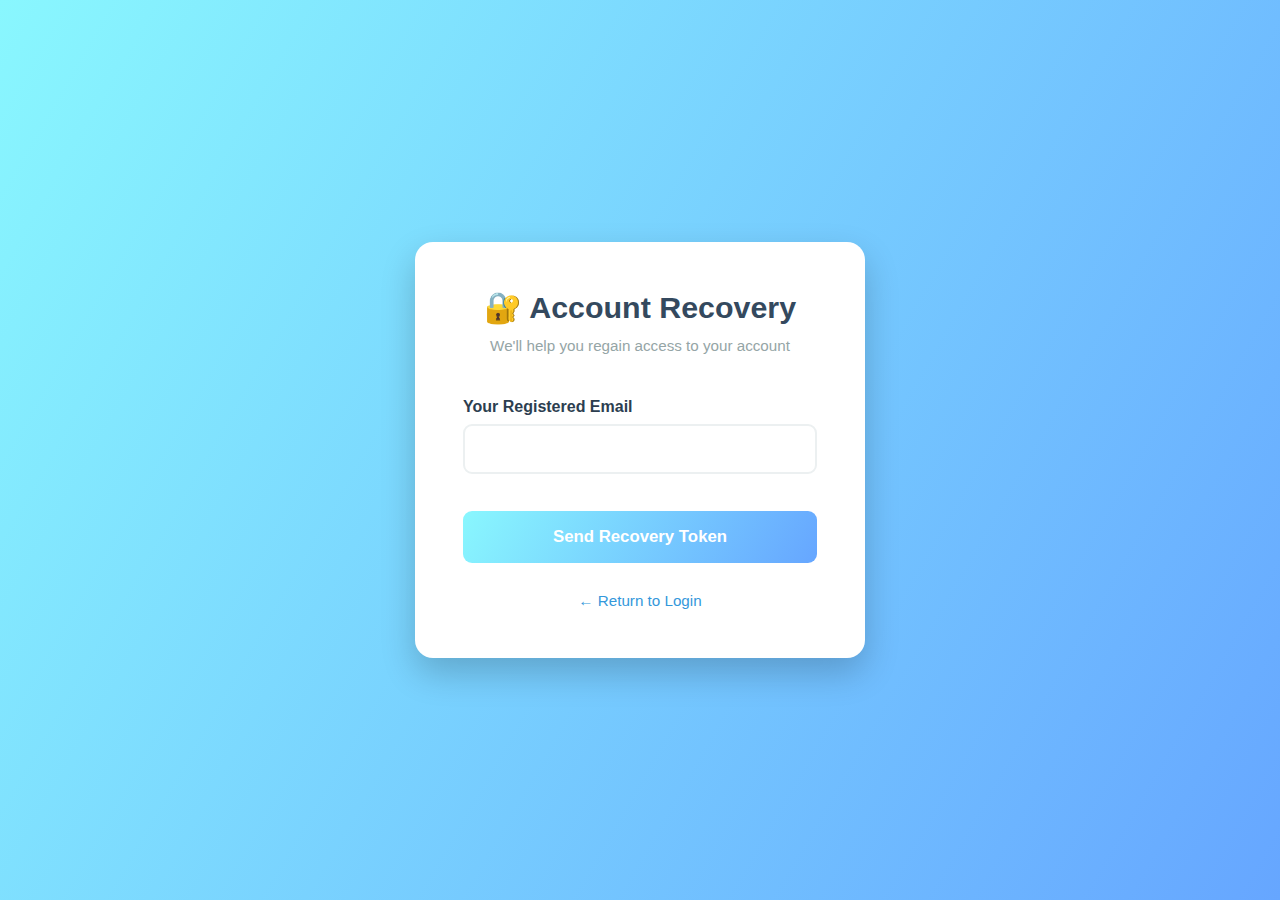
<file: frontend/forgot-password.html>
<!DOCTYPE html>
<html lang="en">
<head>
    <meta charset="UTF-8">
    <meta name="viewport" content="width=device-width, initial-scale=1.0">
    <title>Password Recovery - EduGamify</title>
    <style>
        :root {
            --ocean-blue: #3498db;
            --coral-red: #e74c3c;
            --emerald-green: #2ecc71;
        }
        
        * { margin: 0; padding: 0; box-sizing: border-box; }
        
        body {
            font-family: 'Helvetica Neue', Arial, sans-serif;
            background: linear-gradient(120deg, #89f7fe 0%, #66a6ff 100%);
            min-height: 100vh;
            display: flex;
            align-items: center;
            justify-content: center;
            padding: 1rem;
        }
        
        .recovery-wrapper {
            background: white;
            border-radius: 18px;
            box-shadow: 0 15px 35px rgba(0,0,0,0.2);
            padding: 3rem;
            max-width: 450px;
            width: 100%;
        }
        
        .title-section {
            text-align: center;
            margin-bottom: 2.5rem;
        }
        
        .title-section h2 {
            font-size: 1.9rem;
            color: #34495e;
            margin-bottom: 0.6rem;
        }
        
        .title-section p {
            color: #95a5a6;
            font-size: 0.95rem;
            line-height: 1.5;
        }
        
        .form-section {
            margin-bottom: 1.5rem;
        }
        
        .form-section label {
            display: block;
            font-weight: 600;
            color: #2c3e50;
            margin-bottom: 0.5rem;
        }
        
        .form-section input {
            width: 100%;
            padding: 0.9rem;
            border: 2px solid #ecf0f1;
            border-radius: 9px;
            font-size: 1rem;
        }
        
        .form-section input:focus {
            outline: none;
            border-color: var(--ocean-blue);
        }
        
        .action-button {
            width: 100%;
            padding: 1rem;
            background: linear-gradient(120deg, #89f7fe 0%, #66a6ff 100%);
            color: white;
            border: none;
            border-radius: 9px;
            font-size: 1.05rem;
            font-weight: 700;
            cursor: pointer;
            margin-top: 0.8rem;
        }
        
        .action-button:active {
            transform: translateY(1px);
        }
        
        .navigation-link {
            text-align: center;
            margin-top: 1.8rem;
        }
        
        .navigation-link a {
            color: var(--ocean-blue);
            text-decoration: none;
            font-size: 0.95rem;
        }
        
        .status-banner {
            padding: 1rem;
            border-radius: 9px;
            margin-bottom: 1.5rem;
            font-size: 0.93rem;
            display: none;
        }
        
        .status-banner.visible {
            display: block;
        }
        
        .banner-error {
            background: #fadbd8;
            color: var(--coral-red);
            border-left: 4px solid var(--coral-red);
        }
        
        .banner-success {
            background: #d5f4e6;
            color: var(--emerald-green);
            border-left: 4px solid var(--emerald-green);
        }
        
        .phase-container {
            display: none;
        }
        
        .phase-container.showing {
            display: block;
        }
    </style>
</head>
<body>
    <div class="recovery-wrapper">
        <div class="title-section">
            <h2>🔐 Account Recovery</h2>
            <p>We'll help you regain access to your account</p>
        </div>
        
        <div id="status-banner" class="status-banner"></div>
        
        <div id="phase-initial" class="phase-container showing">
            <form id="initiate-recovery-form">
                <div class="form-section">
                    <label for="recovery-email">Your Registered Email</label>
                    <input type="email" id="recovery-email" name="email" required>
                </div>
                
                <button type="submit" class="action-button">Send Recovery Token</button>
            </form>
        </div>
        
        <div id="phase-finalize" class="phase-container">
            <form id="complete-recovery-form">
                <div class="form-section">
                    <label for="token-field">Recovery Token</label>
                    <input type="text" id="token-field" name="token" required>
                </div>
                
                <div class="form-section">
                    <label for="fresh-password">New Password</label>
                    <input type="password" id="fresh-password" name="new_password" required minlength="6">
                </div>
                
                <div class="form-section">
                    <label for="verify-password">Verify New Password</label>
                    <input type="password" id="verify-password" name="verify_password" required minlength="6">
                </div>
                
                <button type="submit" class="action-button">Update Password</button>
            </form>
        </div>
        
        <div class="navigation-link">
            <a href="login.html">← Return to Login</a>
        </div>
    </div>
    
    <script>
        const initiateForm = document.querySelector('#initiate-recovery-form');
        const completeForm = document.querySelector('#complete-recovery-form');
        const statusBanner = document.querySelector('#status-banner');
        const phaseInitial = document.querySelector('#phase-initial');
        const phaseFinalize = document.querySelector('#phase-finalize');
        
        const displayStatus = (messageContent, bannerType) => {
            statusBanner.textContent = messageContent;
            statusBanner.className = `status-banner ${bannerType} visible`;
            
            window.setTimeout(() => {
                statusBanner.classList.remove('visible');
            }, 5000);
        };
        
        const switchPhase = (hidePhase, showPhase) => {
            hidePhase.classList.remove('showing');
            showPhase.classList.add('showing');
        };
        
        initiateForm.addEventListener('submit', async (submitEvent) => {
            submitEvent.preventDefault();
            
            const emailAddress = document.querySelector('#recovery-email').value.trim();
            
            try {
                const requestResponse = await fetch('/api/auth/request-reset', {
                    method: 'POST',
                    headers: {'Content-Type': 'application/json'},
                    body: JSON.stringify({email: emailAddress})
                });
                
                const responsePayload = await requestResponse.json();
                
                if (requestResponse.ok) {
                    displayStatus('Recovery token sent! Check your email.', 'banner-success');
                    
                    if (responsePayload.reset_token) {
                        console.log('Development Token:', responsePayload.reset_token);
                        document.querySelector('#token-field').value = responsePayload.reset_token;
                    }
                    
                    window.setTimeout(() => {
                        switchPhase(phaseInitial, phaseFinalize);
                    }, 2200);
                } else {
                    displayStatus(responsePayload.error || 'Request failed', 'banner-error');
                }
            } catch (networkIssue) {
                displayStatus('Network connection problem. Retry.', 'banner-error');
            }
        });
        
        completeForm.addEventListener('submit', async (submitEvent) => {
            submitEvent.preventDefault();
            
            const recoveryToken = document.querySelector('#token-field').value.trim();
            const freshPassword = document.querySelector('#fresh-password').value;
            const verifyPassword = document.querySelector('#verify-password').value;
            
            if (freshPassword !== verifyPassword) {
                displayStatus('Password entries do not match', 'banner-error');
                return;
            }
            
            try {
                const updateResponse = await fetch('/api/auth/finalize-reset', {
                    method: 'POST',
                    headers: {'Content-Type': 'application/json'},
                    body: JSON.stringify({
                        token: recoveryToken,
                        new_password: freshPassword
                    })
                });
                
                const responsePayload = await updateResponse.json();
                
                if (updateResponse.ok) {
                    displayStatus('Password updated! Redirecting to login...', 'banner-success');
                    
                    window.setTimeout(() => {
                        window.location.href = 'login.html';
                    }, 2000);
                } else {
                    displayStatus(responsePayload.error || 'Update failed', 'banner-error');
                }
            } catch (networkIssue) {
                displayStatus('Network connection problem. Retry.', 'banner-error');
            }
        });
    </script>
</body>
</html>
</file>
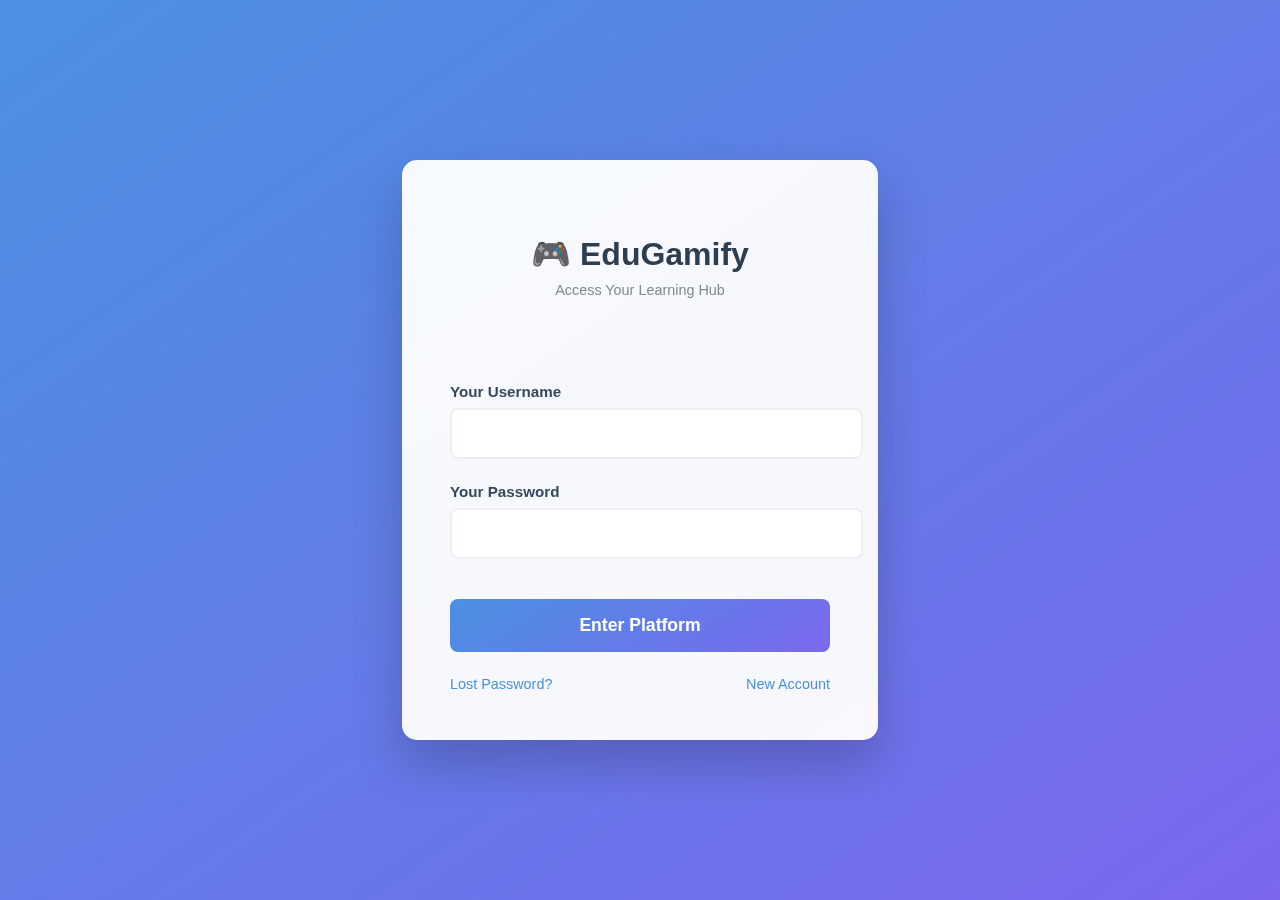
<file: frontend/login.html>
<!DOCTYPE html>
<html lang="en">
<head>
    <meta charset="UTF-8">
    <meta name="viewport" content="width=device-width, initial-scale=1.0">
    <title>Access Portal - EduGamify</title>
    <style>
        :root {
            --primary-gradient: linear-gradient(145deg, #4a90e2, #7b68ee);
            --danger-tone: #e74c3c;
            --success-tone: #2ecc71;
        }
        
        html, body {
            height: 100%;
            margin: 0;
            font-family: -apple-system, BlinkMacSystemFont, sans-serif;
        }
        
        .access-wrapper {
            height: 100vh;
            background: var(--primary-gradient);
            display: grid;
            place-items: center;
        }
        
        .credential-panel {
            background: rgba(255, 255, 255, 0.95);
            backdrop-filter: blur(10px);
            padding: 3rem;
            border-radius: 15px;
            box-shadow: 0 25px 50px rgba(0, 0, 0, 0.2);
            min-width: 380px;
        }
        
        .logo-area {
            text-align: center;
            margin-bottom: 2rem;
        }
        
        .logo-area h2 {
            color: #2c3e50;
            font-size: 2rem;
            margin-bottom: 0.5rem;
        }
        
        .logo-area span {
            color: #7f8c8d;
            font-size: 0.9rem;
        }
        
        .entry-field {
            margin-bottom: 1.5rem;
        }
        
        .entry-field label {
            display: block;
            color: #34495e;
            font-weight: 600;
            margin-bottom: 0.5rem;
            font-size: 0.95rem;
        }
        
        .entry-field input {
            width: 100%;
            padding: 0.9rem;
            border: 2px solid #ecf0f1;
            border-radius: 8px;
            font-size: 1rem;
            transition: border-color 0.3s ease;
        }
        
        .entry-field input:focus {
            outline: none;
            border-color: #4a90e2;
        }
        
        .access-button {
            width: 100%;
            padding: 1rem;
            background: var(--primary-gradient);
            color: white;
            border: none;
            border-radius: 8px;
            font-size: 1.1rem;
            font-weight: 600;
            cursor: pointer;
            margin-top: 1rem;
        }
        
        .access-button:active {
            transform: scale(0.98);
        }
        
        .auxiliary-links {
            margin-top: 1.5rem;
            display: flex;
            justify-content: space-between;
            font-size: 0.9rem;
        }
        
        .auxiliary-links a {
            color: #4a90e2;
            text-decoration: none;
        }
        
        .feedback-banner {
            padding: 0.9rem;
            border-radius: 8px;
            margin-bottom: 1.5rem;
            font-size: 0.9rem;
            opacity: 0;
            transition: opacity 0.3s ease;
        }
        
        .feedback-banner.visible {
            opacity: 1;
        }
        
        .feedback-danger {
            background: #fadbd8;
            color: var(--danger-tone);
            border-left: 4px solid var(--danger-tone);
        }
        
        .feedback-success {
            background: #d4edda;
            color: var(--success-tone);
            border-left: 4px solid var(--success-tone);
        }
    </style>
</head>
<body>
    <div class="access-wrapper">
        <div class="credential-panel">
            <div class="logo-area">
                <h2>🎮 EduGamify</h2>
                <span>Access Your Learning Hub</span>
            </div>
            
            <div id="feedback-zone" class="feedback-banner"></div>
            
            <form id="access-form" autocomplete="on">
                <div class="entry-field">
                    <label for="identity-input">Your Username</label>
                    <input type="text" id="identity-input" name="username" required>
                </div>
                
                <div class="entry-field">
                    <label for="secret-input">Your Password</label>
                    <input type="password" id="secret-input" name="password" required>
                </div>
                
                <button type="submit" class="access-button">Enter Platform</button>
            </form>
            
            <div class="auxiliary-links">
                <a href="forgot-password.html">Lost Password?</a>
                <a href="register.html">New Account</a>
            </div>
        </div>
    </div>
    
    <script>
        const accessFormElement = document.querySelector('#access-form');
        const feedbackZone = document.querySelector('#feedback-zone');
        
        const broadcastFeedback = (contentText, feedbackClass) => {
            feedbackZone.textContent = contentText;
            feedbackZone.className = `feedback-banner ${feedbackClass} visible`;
            
            window.setTimeout(() => {
                feedbackZone.classList.remove('visible');
            }, 3500);
        };
        
        accessFormElement.addEventListener('submit', async (submitEvent) => {
            submitEvent.preventDefault();
            
            const identityValue = document.querySelector('#identity-input').value.trim();
            const secretValue = document.querySelector('#secret-input').value;
            
            const credentialPackage = {
                username: identityValue,
                password: secretValue
            };
            
            try {
                const serverReply = await fetch('/api/auth/signin', {
                    method: 'POST',
                    headers: {'Content-Type': 'application/json'},
                    body: JSON.stringify(credentialPackage)
                });
                
                const replyPayload = await serverReply.json();
                
                if (serverReply.status === 200) {
                    broadcastFeedback('Access granted! Loading dashboard...', 'feedback-success');
                    
                    const accountRole = replyPayload.user.role;
                    const dashboardMap = {
                        'admin': 'admin-dashboard.html',
                        'teacher': 'teacher-dashboard.html',
                        'student': 'student-dashboard.html'
                    };
                    
                    window.setTimeout(() => {
                        window.location.href = dashboardMap[accountRole] || 'student-dashboard.html';
                    }, 800);
                } else {
                    broadcastFeedback(replyPayload.error || 'Access denied', 'feedback-danger');
                }
            } catch (networkError) {
                broadcastFeedback('Network issue detected. Retry shortly.', 'feedback-danger');
            }
        });
    </script>
</body>
</html>
</file>
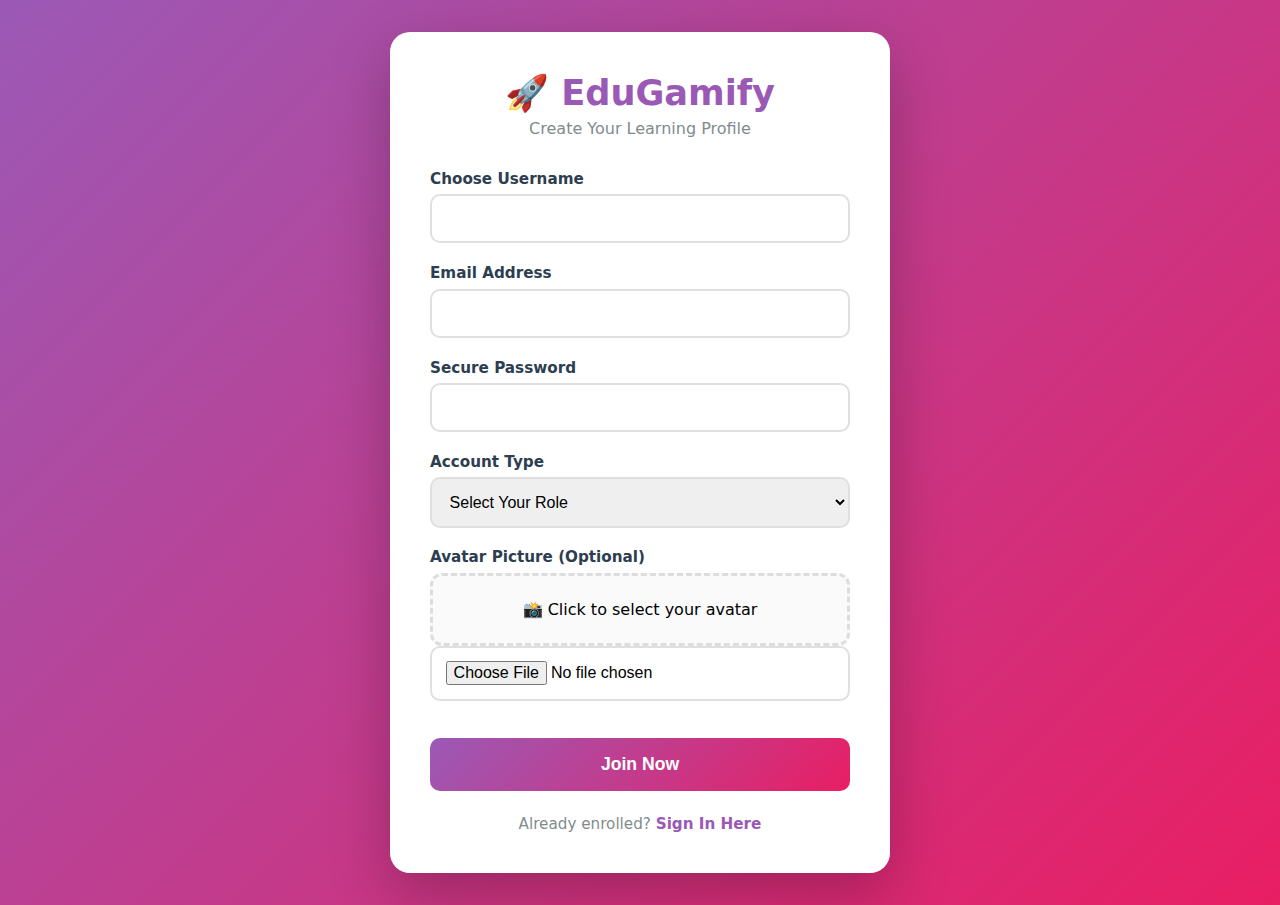
<file: frontend/register.html>
<!DOCTYPE html>
<html lang="en">
<head>
    <meta charset="UTF-8">
    <meta name="viewport" content="width=device-width, initial-scale=1.0">
    <title>Join Platform - EduGamify</title>
    <style>
        :root {
            --accent-purple: #9b59b6;
            --accent-pink: #e91e63;
            --text-dark: #2c3e50;
        }
        
        * { box-sizing: border-box; margin: 0; padding: 0; }
        
        body {
            font-family: system-ui, -apple-system, sans-serif;
            background: linear-gradient(135deg, var(--accent-purple), var(--accent-pink));
            min-height: 100vh;
            padding: 2rem;
            display: flex;
            align-items: center;
            justify-content: center;
        }
        
        .enrollment-card {
            background: white;
            border-radius: 20px;
            box-shadow: 0 20px 60px rgba(0,0,0,0.25);
            padding: 2.5rem;
            max-width: 500px;
            width: 100%;
        }
        
        .branding-header {
            text-align: center;
            margin-bottom: 2rem;
        }
        
        .branding-header h1 {
            font-size: 2.2rem;
            color: var(--accent-purple);
            margin-bottom: 0.3rem;
        }
        
        .branding-header p {
            color: #7f8c8d;
            font-size: 1rem;
        }
        
        .input-row {
            margin-bottom: 1.3rem;
        }
        
        .input-row label {
            display: block;
            font-weight: 600;
            color: var(--text-dark);
            margin-bottom: 0.4rem;
            font-size: 0.95rem;
        }
        
        .input-row input, .input-row select {
            width: 100%;
            padding: 0.85rem;
            border: 2px solid #e0e0e0;
            border-radius: 10px;
            font-size: 1rem;
        }
        
        .input-row input:focus, .input-row select:focus {
            outline: none;
            border-color: var(--accent-purple);
        }
        
        .avatar-selector {
            border: 3px dashed #ddd;
            border-radius: 12px;
            padding: 1.5rem;
            text-align: center;
            cursor: pointer;
            background: #fafafa;
            transition: all 0.3s;
        }
        
        .avatar-selector:hover {
            border-color: var(--accent-purple);
            background: #f5f0ff;
        }
        
        .avatar-selector input {
            display: none;
        }
        
        .avatar-display {
            width: 120px;
            height: 120px;
            border-radius: 50%;
            margin: 0.5rem auto;
            object-fit: cover;
            display: none;
        }
        
        .enrollment-button {
            width: 100%;
            padding: 1rem;
            background: linear-gradient(135deg, var(--accent-purple), var(--accent-pink));
            color: white;
            border: none;
            border-radius: 10px;
            font-size: 1.1rem;
            font-weight: 700;
            cursor: pointer;
            margin-top: 1rem;
        }
        
        .enrollment-button:active {
            transform: scale(0.97);
        }
        
        .redirect-text {
            text-align: center;
            margin-top: 1.5rem;
            color: #7f8c8d;
            font-size: 0.95rem;
        }
        
        .redirect-text a {
            color: var(--accent-purple);
            text-decoration: none;
            font-weight: 700;
        }
        
        .notification-strip {
            padding: 1rem;
            border-radius: 10px;
            margin-bottom: 1.5rem;
            font-size: 0.95rem;
            display: none;
        }
        
        .notification-strip.active {
            display: block;
        }
        
        .notify-error {
            background: #ffe5e5;
            color: #c0392b;
            border-left: 5px solid #c0392b;
        }
        
        .notify-success {
            background: #e8f8f5;
            color: #27ae60;
            border-left: 5px solid #27ae60;
        }
    </style>
</head>
<body>
    <div class="enrollment-card">
        <div class="branding-header">
            <h1>🚀 EduGamify</h1>
            <p>Create Your Learning Profile</p>
        </div>
        
        <div id="notification-strip" class="notification-strip"></div>
        
        <form id="enrollment-form">
            <div class="input-row">
                <label for="username-entry">Choose Username</label>
                <input type="text" id="username-entry" name="username" required>
            </div>
            
            <div class="input-row">
                <label for="email-entry">Email Address</label>
                <input type="email" id="email-entry" name="email" required>
            </div>
            
            <div class="input-row">
                <label for="password-entry">Secure Password</label>
                <input type="password" id="password-entry" name="password" required minlength="6">
            </div>
            
            <div class="input-row">
                <label for="role-choice">Account Type</label>
                <select id="role-choice" name="role" required>
                    <option value="">Select Your Role</option>
                    <option value="student">Student - I'm here to learn</option>
                    <option value="teacher">Teacher - I'll educate others</option>
                </select>
            </div>
            
            <div class="input-row">
                <label>Avatar Picture (Optional)</label>
                <div class="avatar-selector" onclick="document.getElementById('avatar-file').click()">
                    <div id="upload-hint">📸 Click to select your avatar</div>
                    <img id="avatar-display" class="avatar-display">
                </div>
                <input type="file" id="avatar-file" accept="image/*">
            </div>
            
            <button type="submit" class="enrollment-button">Join Now</button>
        </form>
        
        <div class="redirect-text">
            Already enrolled? <a href="login.html">Sign In Here</a>
        </div>
    </div>
    
    <script>
        const enrollmentForm = document.querySelector('#enrollment-form');
        const notificationStrip = document.querySelector('#notification-strip');
        const avatarFile = document.querySelector('#avatar-file');
        const avatarDisplay = document.querySelector('#avatar-display');
        const uploadHint = document.querySelector('#upload-hint');
        
        avatarFile.addEventListener('change', (changeEvent) => {
            const selectedImage = changeEvent.target.files[0];
            if (selectedImage) {
                const imageReader = new FileReader();
                imageReader.onload = (loadEvent) => {
                    avatarDisplay.src = loadEvent.target.result;
                    avatarDisplay.style.display = 'block';
                    uploadHint.textContent = '✓ Avatar selected';
                };
                imageReader.readAsDataURL(selectedImage);
            }
        });
        
        const broadcastNotification = (messageText, notifyClass) => {
            notificationStrip.textContent = messageText;
            notificationStrip.className = `notification-strip ${notifyClass} active`;
            
            window.setTimeout(() => {
                notificationStrip.classList.remove('active');
            }, 4500);
        };
        
        enrollmentForm.addEventListener('submit', async (submitEvent) => {
            submitEvent.preventDefault();
            
            const usernameVal = document.querySelector('#username-entry').value.trim();
            const emailVal = document.querySelector('#email-entry').value.trim();
            const passwordVal = document.querySelector('#password-entry').value;
            const roleVal = document.querySelector('#role-choice').value;
            
            if (!roleVal) {
                broadcastNotification('Please select your account type', 'notify-error');
                return;
            }
            
            const enrollmentPayload = {
                username: usernameVal,
                email: emailVal,
                password: passwordVal,
                role: roleVal
            };
            
            try {
                const enrollmentResponse = await fetch('/api/auth/signup', {
                    method: 'POST',
                    headers: {'Content-Type': 'application/json'},
                    body: JSON.stringify(enrollmentPayload)
                });
                
                const responseData = await enrollmentResponse.json();
                
                if (enrollmentResponse.ok) {
                    if (avatarFile.files.length > 0) {
                        const authResponse = await fetch('/api/auth/signin', {
                            method: 'POST',
                            headers: {'Content-Type': 'application/json'},
                            body: JSON.stringify({username: usernameVal, password: passwordVal})
                        });
                        
                        if (authResponse.ok) {
                            const avatarData = new FormData();
                            avatarData.append('picture', avatarFile.files[0]);
                            
                            await fetch('/api/profile/avatar-upload', {
                                method: 'POST',
                                body: avatarData
                            });
                        }
                    }
                    
                    broadcastNotification('Account created successfully! Redirecting...', 'notify-success');
                    
                    window.setTimeout(() => {
                        window.location.href = 'login.html';
                    }, 1800);
                } else {
                    broadcastNotification(responseData.error || 'Enrollment failed', 'notify-error');
                }
            } catch (networkError) {
                broadcastNotification('Network error occurred. Try again.', 'notify-error');
            }
        });
    </script>
</body>
</html>
</file>
